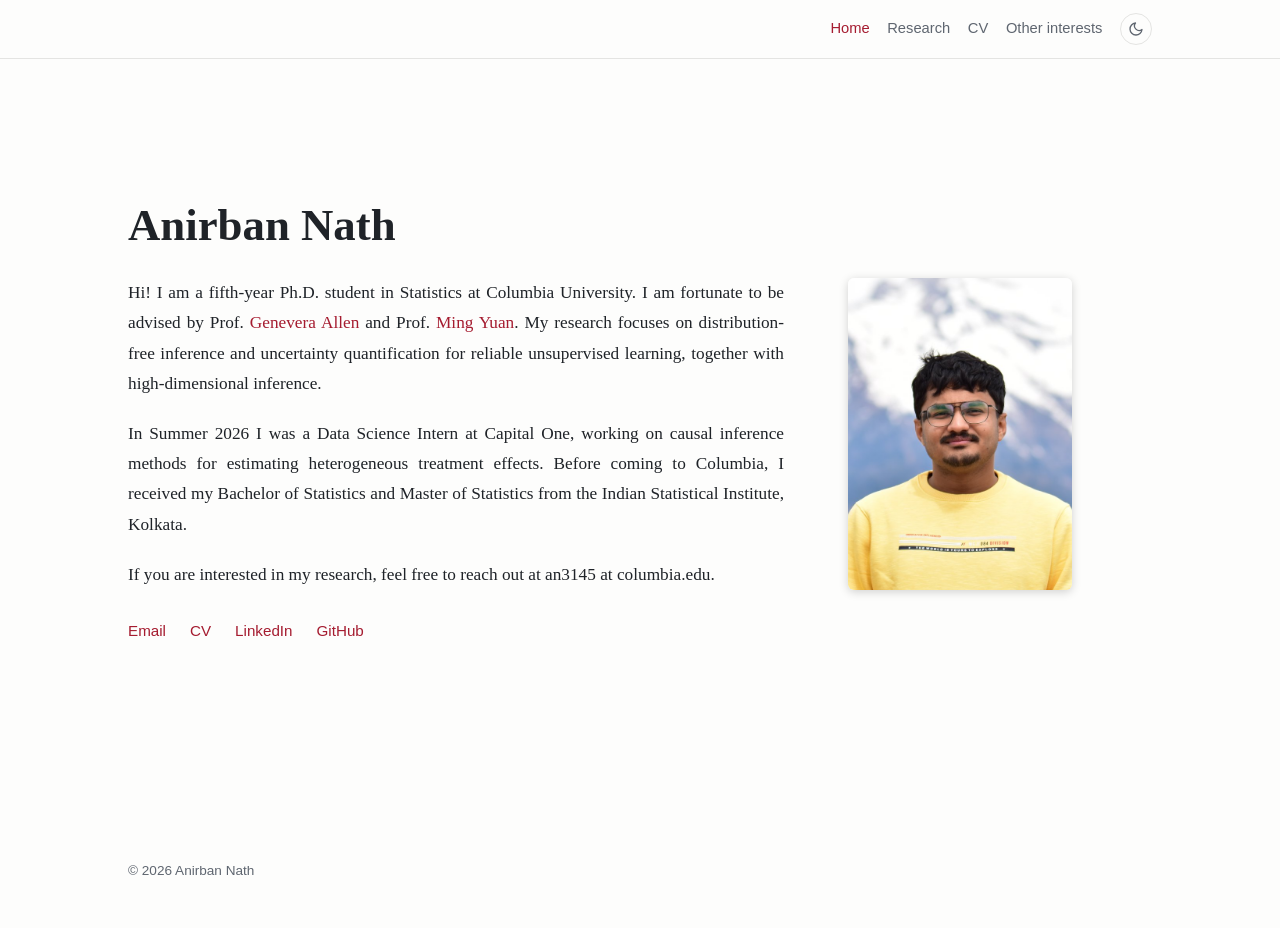
<file: index.html>
<!doctype html>
<html lang="en">
<head>
  <meta charset="utf-8">
  <meta name="viewport" content="width=device-width, initial-scale=1">
  <title>Anirban Nath</title>
  <meta name="description" content="Personal website of Anirban Nath, Ph.D. student in Statistics at Columbia University.">
  <link rel="stylesheet" href="style.css?v=17">
  <script>
    try { var t = localStorage.getItem('theme'); } catch (e) {}
    if (!t) t = matchMedia('(prefers-color-scheme: dark)').matches ? 'dark' : 'light';
    document.documentElement.setAttribute('data-theme', t);
  </script>
</head>
<body class="home">

<header class="site-header">
  <div class="wrap header-inner">
    <nav>
      <a href="index.html" class="current">Home</a>
      <a href="research.html">Research</a>
      <a href="cv.html">CV</a>
      <a href="interests.html">Other interests</a>
      <button type="button" class="theme-toggle" aria-label="Toggle dark mode" title="Toggle dark mode">
        <svg class="icon-moon" viewBox="0 0 24 24" fill="none" stroke="currentColor" stroke-width="2" stroke-linecap="round" stroke-linejoin="round"><path d="M21 12.8A9 9 0 1 1 11.2 3a7 7 0 0 0 9.8 9.8z"/></svg>
        <svg class="icon-sun" viewBox="0 0 24 24" fill="none" stroke="currentColor" stroke-width="2" stroke-linecap="round"><circle cx="12" cy="12" r="4.5"/><path d="M12 2v2M12 20v2M4.9 4.9l1.4 1.4M17.7 17.7l1.4 1.4M2 12h2M20 12h2M4.9 19.1l1.4-1.4M17.7 6.3l1.4-1.4"/></svg>
      </button>
    </nav>
  </div>
</header>

<main class="wrap">

  <!-- ============ ABOUT ============ -->
  <section id="about">
    <h1>Anirban Nath</h1>

    <div class="about">
    <div class="bio">

      <p>Hi! I am a fifth-year Ph.D. student in Statistics at Columbia University. I am fortunate to be advised by
        Prof. <a href="https://genevera-allen.com">Genevera Allen</a> and
        Prof. <a href="https://www.columbia.edu/~my2550/index.html">Ming Yuan</a>.
        My research focuses on distribution-free inference and uncertainty quantification for reliable
        unsupervised learning, together with high-dimensional inference.</p>

      <p>In Summer 2026 I was a Data Science Intern at Capital One, working on causal inference methods for
        estimating heterogeneous treatment effects. Before coming to Columbia, I received my Bachelor of
        Statistics and Master of Statistics from the Indian Statistical Institute, Kolkata.</p>

      <p>If you are interested in my research, feel free to reach out at an3145 at columbia.edu.</p>

    </div>

    <div class="photo">
      <img src="images/profile.jpg?v=2" alt="Photo of Anirban Nath">
    </div>
    </div>

    <p class="links">
        <a href="mailto:an3145@columbia.edu">Email</a>
        <a href="files/cv.pdf">CV</a>
        <a href="https://www.linkedin.com/in/anirban7733">LinkedIn</a>
        <a href="https://github.com/Anirban7733">GitHub</a>
        <!-- EDIT: add when available
        <a href="[Google Scholar URL]">Google Scholar</a> -->
      </p>
  </section>

</main>

<footer class="site-footer">
  <div class="wrap">
    <p>&copy; <span id="year">2026</span> Anirban Nath</p>
  </div>
</footer>

<script>document.getElementById('year').textContent = new Date().getFullYear();</script>
<script src="theme.js?v=1"></script>
</body>
</html>
</file>
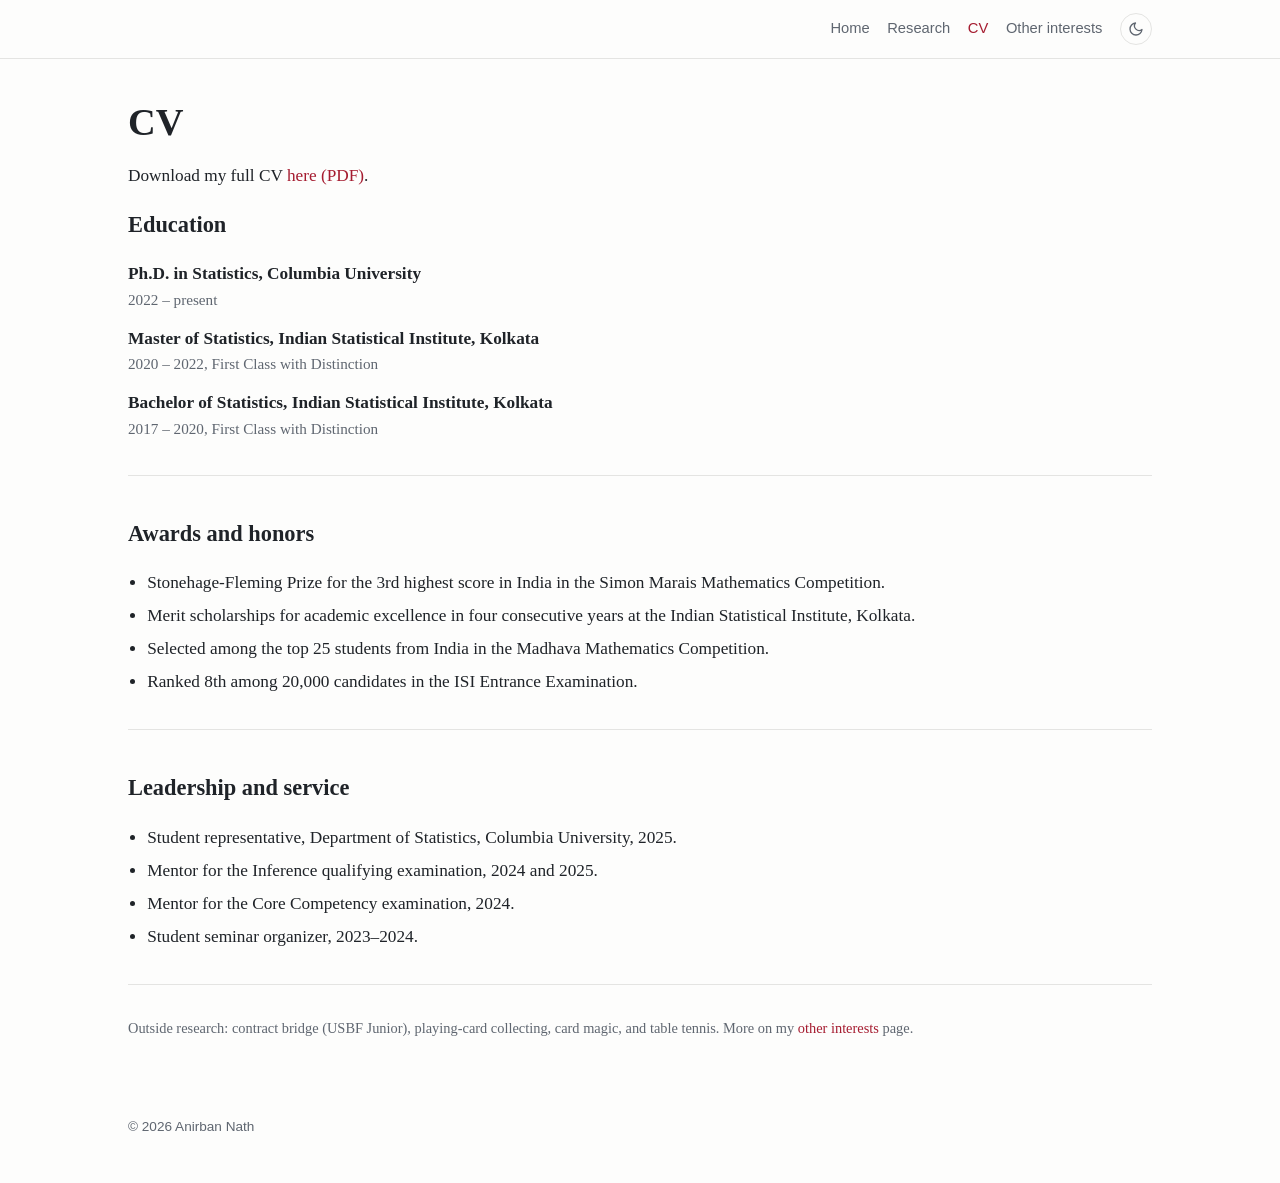
<file: cv.html>
<!doctype html>
<html lang="en">
<head>
  <meta charset="utf-8">
  <meta name="viewport" content="width=device-width, initial-scale=1">
  <title>CV | Anirban Nath</title>
  <meta name="description" content="CV of Anirban Nath: education, awards and honors, leadership and service.">
  <link rel="stylesheet" href="style.css?v=17">
  <script>
    try { var t = localStorage.getItem('theme'); } catch (e) {}
    if (!t) t = matchMedia('(prefers-color-scheme: dark)').matches ? 'dark' : 'light';
    document.documentElement.setAttribute('data-theme', t);
  </script>
</head>
<body>

<header class="site-header">
  <div class="wrap header-inner">
    <nav>
      <a href="index.html">Home</a>
      <a href="research.html">Research</a>
      <a href="cv.html" class="current">CV</a>
      <a href="interests.html">Other interests</a>
      <button type="button" class="theme-toggle" aria-label="Toggle dark mode" title="Toggle dark mode">
        <svg class="icon-moon" viewBox="0 0 24 24" fill="none" stroke="currentColor" stroke-width="2" stroke-linecap="round" stroke-linejoin="round"><path d="M21 12.8A9 9 0 1 1 11.2 3a7 7 0 0 0 9.8 9.8z"/></svg>
        <svg class="icon-sun" viewBox="0 0 24 24" fill="none" stroke="currentColor" stroke-width="2" stroke-linecap="round"><circle cx="12" cy="12" r="4.5"/><path d="M12 2v2M12 20v2M4.9 4.9l1.4 1.4M17.7 17.7l1.4 1.4M2 12h2M20 12h2M4.9 19.1l1.4-1.4M17.7 6.3l1.4-1.4"/></svg>
      </button>
    </nav>
  </div>
</header>

<main class="wrap">

  <!-- ============ EDUCATION ============ -->
  <section id="education">
    <h1>CV</h1>
    <p>Download my full CV <a href="files/cv.pdf">here (PDF)</a>.</p>
    <h2>Education</h2>
    <ul class="teaching">
      <li>
        <span class="course">Ph.D. in Statistics, Columbia University</span>
        <span class="term">2022 &ndash; present</span>
      </li>
      <li>
        <span class="course">Master of Statistics, Indian Statistical Institute, Kolkata</span>
        <span class="term">2020 &ndash; 2022, First Class with Distinction</span>
      </li>
      <li>
        <span class="course">Bachelor of Statistics, Indian Statistical Institute, Kolkata</span>
        <span class="term">2017 &ndash; 2020, First Class with Distinction</span>
      </li>
    </ul>
  </section>

  <!-- ============ AWARDS ============ -->
  <section id="awards">
    <h2>Awards and honors</h2>
    <ul class="plain">
      <li>Stonehage-Fleming Prize for the 3rd highest score in India in the Simon Marais Mathematics Competition.</li>
      <li>Merit scholarships for academic excellence in four consecutive years at the Indian Statistical Institute, Kolkata.</li>
      <li>Selected among the top 25 students from India in the Madhava Mathematics Competition.</li>
      <li>Ranked 8th among 20,000 candidates in the ISI Entrance Examination.</li>
    </ul>
  </section>

  <!-- ============ SERVICE ============ -->
  <section id="service">
    <h2>Leadership and service</h2>
    <ul class="plain">
      <li>Student representative, Department of Statistics, Columbia University, 2025.</li>
      <li>Mentor for the Inference qualifying examination, 2024 and 2025.</li>
      <li>Mentor for the Core Competency examination, 2024.</li>
      <li>Student seminar organizer, 2023&ndash;2024.</li>
    </ul>
    <!-- EDIT: add a Teaching section here if you have TA/teaching roles -->
  </section>

  <!-- ============ OUTSIDE RESEARCH ============ -->
  <section id="outside">
    <p class="note">Outside research: contract bridge (USBF Junior), playing-card collecting, card magic, and table tennis.
      More on my <a href="interests.html">other interests</a> page.</p>
  </section>

</main>

<footer class="site-footer">
  <div class="wrap">
    <p>&copy; <span id="year">2026</span> Anirban Nath</p>
  </div>
</footer>

<script>document.getElementById('year').textContent = new Date().getFullYear();</script>
<script src="theme.js?v=1"></script>
</body>
</html>
</file>
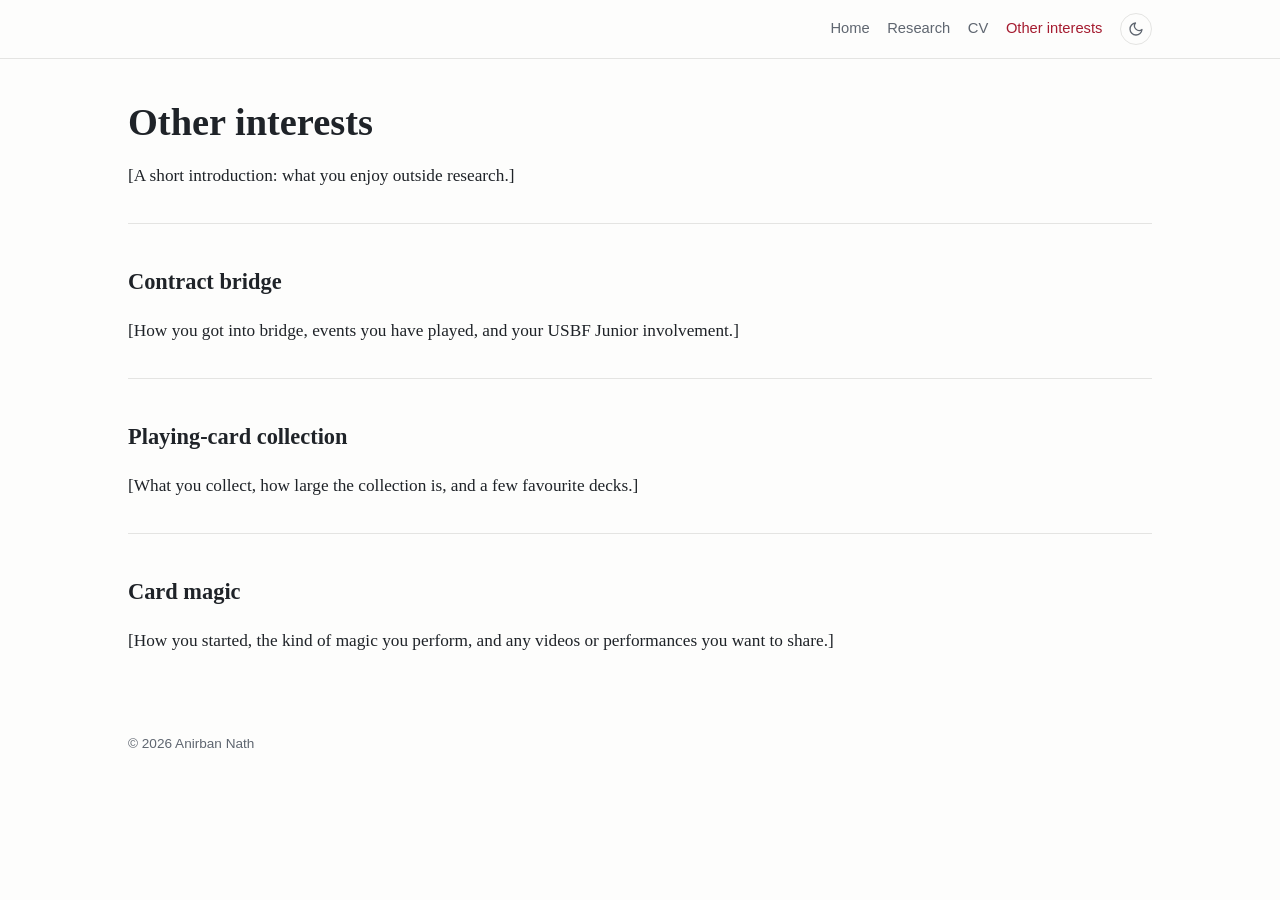
<file: interests.html>
<!doctype html>
<html lang="en">
<head>
  <meta charset="utf-8">
  <meta name="viewport" content="width=device-width, initial-scale=1">
  <title>Other interests | Anirban Nath</title>
  <meta name="description" content="Anirban Nath's interests outside research: contract bridge, playing-card collecting, and card magic.">
  <link rel="stylesheet" href="style.css?v=17">
  <script>
    try { var t = localStorage.getItem('theme'); } catch (e) {}
    if (!t) t = matchMedia('(prefers-color-scheme: dark)').matches ? 'dark' : 'light';
    document.documentElement.setAttribute('data-theme', t);
  </script>
</head>
<body>

<header class="site-header">
  <div class="wrap header-inner">
    <nav>
      <a href="index.html">Home</a>
      <a href="research.html">Research</a>
      <a href="cv.html">CV</a>
      <a href="interests.html" class="current">Other interests</a>
      <button type="button" class="theme-toggle" aria-label="Toggle dark mode" title="Toggle dark mode">
        <svg class="icon-moon" viewBox="0 0 24 24" fill="none" stroke="currentColor" stroke-width="2" stroke-linecap="round" stroke-linejoin="round"><path d="M21 12.8A9 9 0 1 1 11.2 3a7 7 0 0 0 9.8 9.8z"/></svg>
        <svg class="icon-sun" viewBox="0 0 24 24" fill="none" stroke="currentColor" stroke-width="2" stroke-linecap="round"><circle cx="12" cy="12" r="4.5"/><path d="M12 2v2M12 20v2M4.9 4.9l1.4 1.4M17.7 17.7l1.4 1.4M2 12h2M20 12h2M4.9 19.1l1.4-1.4M17.7 6.3l1.4-1.4"/></svg>
      </button>
    </nav>
  </div>
</header>

<main class="wrap">

  <section id="intro">
    <h1>Other interests</h1>
    <!-- EDIT: one or two sentences introducing this page -->
    <p>[A short introduction: what you enjoy outside research.]</p>
  </section>

  <!-- ============ BRIDGE ============ -->
  <section id="bridge">
    <h2>Contract bridge</h2>
    <!-- EDIT: write about bridge here -->
    <p>[How you got into bridge, events you have played, and your USBF Junior involvement.]</p>
    <!-- Optional photos: put files in images/ and uncomment
    <div class="gallery">
      <figure><img src="images/bridge1.jpg" alt="Describe the photo"><figcaption>Caption</figcaption></figure>
    </div> -->
  </section>

  <!-- ============ CARD COLLECTION ============ -->
  <section id="collection">
    <h2>Playing-card collection</h2>
    <!-- EDIT: write about the collection here -->
    <p>[What you collect, how large the collection is, and a few favourite decks.]</p>
    <!-- Optional photos: put files in images/ and uncomment
    <div class="gallery">
      <figure><img src="images/deck1.jpg" alt="Describe the deck"><figcaption>Caption</figcaption></figure>
      <figure><img src="images/deck2.jpg" alt="Describe the deck"><figcaption>Caption</figcaption></figure>
    </div> -->
  </section>

  <!-- ============ CARD MAGIC ============ -->
  <section id="magic">
    <h2>Card magic</h2>
    <!-- EDIT: write about card magic here -->
    <p>[How you started, the kind of magic you perform, and any videos or performances you want to share.]</p>
  </section>

</main>

<footer class="site-footer">
  <div class="wrap">
    <p>&copy; <span id="year">2026</span> Anirban Nath</p>
  </div>
</footer>

<script>document.getElementById('year').textContent = new Date().getFullYear();</script>
<script src="theme.js?v=1"></script>
</body>
</html>
</file>
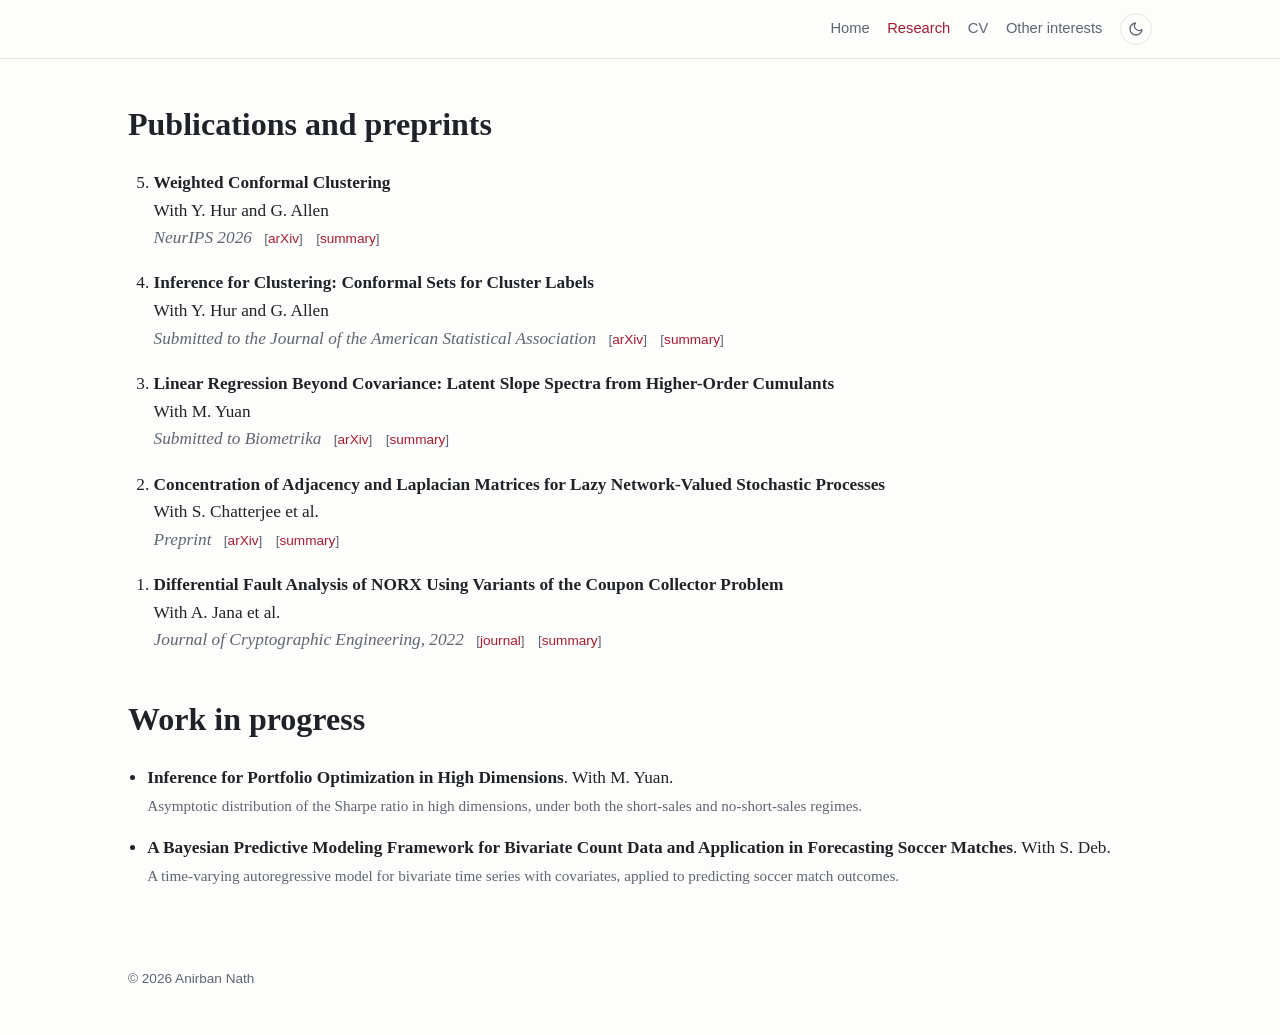
<file: research.html>
<!doctype html>
<html lang="en">
<head>
  <meta charset="utf-8">
  <meta name="viewport" content="width=device-width, initial-scale=1">
  <title>Research | Anirban Nath</title>
  <meta name="description" content="Publications, preprints and work in progress of Anirban Nath.">
  <link rel="stylesheet" href="style.css?v=17">
  <script>
    try { var t = localStorage.getItem('theme'); } catch (e) {}
    if (!t) t = matchMedia('(prefers-color-scheme: dark)').matches ? 'dark' : 'light';
    document.documentElement.setAttribute('data-theme', t);
  </script>
</head>
<body>

<header class="site-header">
  <div class="wrap header-inner">
    <nav>
      <a href="index.html">Home</a>
      <a href="research.html" class="current">Research</a>
      <a href="cv.html">CV</a>
      <a href="interests.html">Other interests</a>
      <button type="button" class="theme-toggle" aria-label="Toggle dark mode" title="Toggle dark mode">
        <svg class="icon-moon" viewBox="0 0 24 24" fill="none" stroke="currentColor" stroke-width="2" stroke-linecap="round" stroke-linejoin="round"><path d="M21 12.8A9 9 0 1 1 11.2 3a7 7 0 0 0 9.8 9.8z"/></svg>
        <svg class="icon-sun" viewBox="0 0 24 24" fill="none" stroke="currentColor" stroke-width="2" stroke-linecap="round"><circle cx="12" cy="12" r="4.5"/><path d="M12 2v2M12 20v2M4.9 4.9l1.4 1.4M17.7 17.7l1.4 1.4M2 12h2M20 12h2M4.9 19.1l1.4-1.4M17.7 6.3l1.4-1.4"/></svg>
      </button>
    </nav>
  </div>
</header>

<main class="wrap">

  <!-- ============ PUBLICATIONS ============ -->
  <section id="publications" class="research">
    <h2>Publications and preprints</h2>

    <!-- One <li> per paper. Copy a block to add more. -->
    <ol class="pubs" reversed>
      <li>
        <span class="pub-title">Weighted Conformal Clustering</span><br>
        <span class="pub-authors">With Y. Hur and G. Allen</span><br>
        <span class="pub-venue">NeurIPS 2026</span>
        <span class="pub-links">
          <a href="https://arxiv.org/abs/2606.00436">arXiv</a>
          <button type="button" class="pub-toggle" aria-expanded="false" aria-controls="sum1">summary</button>
        </span>
        <p class="pub-summary" id="sum1" hidden>Extending our earlier conformal clustering method (below), this paper corrects for the
          mismatch between estimated and true, unseen cluster labels by reweighting the data. It works on top of any
          clustering algorithm and gives smaller, more informative sets of likely clusters, especially for complex,
          high-dimensional data.</p>
      </li>
      <li>
        <span class="pub-title">Inference for Clustering: Conformal Sets for Cluster Labels</span><br>
        <span class="pub-authors">With Y. Hur and G. Allen</span><br>
        <span class="pub-venue">Submitted to the Journal of the American Statistical Association</span>
        <span class="pub-links">
          <a href="https://arxiv.org/abs/2604.03488">arXiv</a>
          <button type="button" class="pub-toggle" aria-expanded="false" aria-controls="sum2">summary</button>
        </span>
        <p class="pub-summary" id="sum2" hidden>When data are divided into clusters, we rarely know how much to trust each assignment.
          This paper gives a method that returns a set of likely clusters for each data point, guaranteed to contain
          the right one with a chosen probability, and applies it to identifying cell types from single-cell gene
          data.</p>
      </li>
      <li>
        <span class="pub-title">Linear Regression Beyond Covariance: Latent Slope Spectra from Higher-Order Cumulants</span><br>
        <span class="pub-authors">With M. Yuan</span><br>
        <span class="pub-venue">Submitted to Biometrika</span>
        <span class="pub-links">
          <a href="https://arxiv.org/abs/2610.17772">arXiv</a>
          <button type="button" class="pub-toggle" aria-expanded="false" aria-controls="sum3">summary</button>
        </span>
        <p class="pub-summary" id="sum3" hidden>Standard regression uses the data only up to its covariance, which can miss distinct hidden
          effects in how the data were generated. This paper shows that higher-order cross-moments, beyond the
          covariance, carry this extra information, and develops methods to detect, and sometimes separate, these
          distinct effects.</p>
      </li>
      <li>
        <span class="pub-title">Concentration of Adjacency and Laplacian Matrices for Lazy Network-Valued Stochastic Processes</span><br>
        <span class="pub-authors">With S. Chatterjee et al.</span><br>
        <span class="pub-venue">Preprint</span>
        <span class="pub-links">
          <a href="https://arxiv.org/abs/2208.01365">arXiv</a>
          <button type="button" class="pub-toggle" aria-expanded="false" aria-controls="sum4">summary</button>
        </span>
        <p class="pub-summary" id="sum4" hidden>Real networks change over time, with individual connections switching on and off at
          their own pace rather than all at once. This paper shows that, even so, the network's overall structure
          over time is reliably close to what we would expect, which justifies standard methods for finding
          communities in the network and for detecting when its structure changes.</p>
      </li>
      <li>
        <span class="pub-title">Differential Fault Analysis of NORX Using Variants of the Coupon Collector Problem</span><br>
        <span class="pub-authors">With A. Jana et al.</span><br>
        <span class="pub-venue">Journal of Cryptographic Engineering, 2022</span>
        <span class="pub-links">
          <a href="https://doi.org/10.1007/s13389-022-00285-y">journal</a>
          <button type="button" class="pub-toggle" aria-expanded="false" aria-controls="sum5">summary</button>
        </span>
        <p class="pub-summary" id="sum5" hidden>NORX is an encryption scheme that was thought to resist attacks based on deliberately
          causing hardware errors. This paper gives the first such attack on it, showing that carefully induced
          errors can reveal the secret key, and uses a new variant of the classic "coupon collector" probability
          problem to count how many errors are needed.</p>
      </li>
    </ol>

    <h2 class="wip-heading">Work in progress</h2>
    <ul class="wip">
      <li>
        <span class="pub-title">Inference for Portfolio Optimization in High Dimensions</span>. With M. Yuan.<br>
        <span class="pub-desc">Asymptotic distribution of the Sharpe ratio in high dimensions, under both the short-sales and no-short-sales regimes.</span>
      </li>
      <li>
        <span class="pub-title">A Bayesian Predictive Modeling Framework for Bivariate Count Data and Application in Forecasting Soccer Matches</span>. With S. Deb.<br>
        <span class="pub-desc">A time-varying autoregressive model for bivariate time series with covariates, applied to predicting soccer match outcomes.</span>
      </li>
    </ul>
  </section>

</main>

<footer class="site-footer">
  <div class="wrap">
    <p>&copy; <span id="year">2026</span> Anirban Nath</p>
  </div>
</footer>

<script>document.getElementById('year').textContent = new Date().getFullYear();</script>
<script>
  document.querySelectorAll('.pub-toggle').forEach(function (btn) {
    btn.addEventListener('click', function () {
      var box = document.getElementById(btn.getAttribute('aria-controls'));
      var open = box.hidden;
      box.hidden = !open;
      btn.setAttribute('aria-expanded', String(open));
    });
  });
</script>
<script src="theme.js?v=1"></script>
</body>
</html>
</file>
<file: style.css>
:root {
  --bg: #fdfdfc;
  --fg: #1f2328;
  --muted: #5f6670;
  --accent: #a51c30;          /* Harvard crimson; change freely */
  --rule: #e4e4e2;
  --card: #f4f4f2;
  --serif: "Iowan Old Style", "Palatino Linotype", Palatino, Georgia, "Times New Roman", serif;
  --sans: -apple-system, BlinkMacSystemFont, "Segoe UI", Roboto, "Helvetica Neue", Arial, sans-serif;
}
@media (prefers-color-scheme: dark) {
  :root:not([data-theme="light"]) {
    --bg: #15171a;
    --fg: #e6e6e3;
    --muted: #9aa0a8;
    --accent: #e0707f;
    --rule: #2c3036;
    --card: #1e2125;
  }
}
:root[data-theme="dark"] {
    --bg: #15171a;
    --fg: #e6e6e3;
    --muted: #9aa0a8;
    --accent: #e0707f;
    --rule: #2c3036;
    --card: #1e2125;
}

* { box-sizing: border-box; }
html { scroll-behavior: smooth; scroll-padding-top: 4.5rem; }
body {
  margin: 0;
  background: var(--bg);
  color: var(--fg);
  font-family: var(--serif);
  font-size: 1.08rem;
  line-height: 1.6;
}
a { color: var(--accent); text-decoration: none; }
a:hover { text-decoration: underline; }

.wrap { max-width: 66rem; margin: 0 auto; padding: 0 1rem; }

/* Header */
.site-header {
  position: sticky; top: 0; z-index: 10;
  background: var(--bg);
  border-bottom: 1px solid var(--rule);
}
.header-inner {
  display: flex; flex-wrap: wrap; align-items: baseline;
  justify-content: flex-end; gap: .25rem 1rem;
  padding-top: .8rem; padding-bottom: .8rem;
}
.brand { font-weight: 600; color: var(--fg); font-size: 1.1rem; }
nav { display: flex; flex-wrap: wrap; gap: 1.1rem; font-family: var(--sans); font-size: .92rem; }
nav a { color: var(--muted); }
nav a:hover { color: var(--accent); text-decoration: none; }

/* Sections */
section { padding: 2.5rem 0 1rem; border-bottom: 1px solid var(--rule); }
section:last-of-type { border-bottom: none; }
h1 { font-size: 2.4rem; font-weight: 600; margin: 0 0 .2rem; line-height: 1.2; }
h2 { font-size: 1.4rem; font-weight: 600; margin: 0 0 1rem; }

/* About */
.about { display: grid; grid-template-columns: 1fr 16rem; gap: 2.5rem; align-items: start; margin-top: 1.2rem; }
.about .bio p:first-child { margin-top: 0; }
.photo img, .photo-placeholder {
  width: 100%; aspect-ratio: 4 / 5; height: auto;
  border-radius: 6px; object-fit: cover; display: block;
  box-shadow: 0 2px 10px rgba(0, 0, 0, .18);
}
.photo-placeholder {
  background: var(--card); color: var(--muted);
  display: flex; align-items: center; justify-content: center;
  font-size: 4rem; font-family: var(--sans); border: 1px solid var(--rule);
}
.role { color: var(--muted); margin-top: 0; font-family: var(--sans); font-size: .95rem; }
.interests { margin-top: -.4rem; }
.links { display: flex; flex-wrap: wrap; gap: .4rem 1.1rem; font-family: var(--sans); font-size: .95rem; }

/* Publications */
.note { color: var(--muted); font-size: .9rem; margin-top: -.5rem; }
.pubs { padding-left: 1.6rem; }
.pubs li { margin-bottom: 1.1rem; }
.pub-title { font-weight: 600; }
.pub-authors { color: var(--fg); }
.pub-venue { color: var(--muted); font-style: italic; }
.pub-links { font-family: var(--sans); font-size: .85rem; margin-left: .5rem; }
.pub-links a { margin-right: .6rem; }
.pub-links a::before { content: "["; color: var(--muted); }
.pub-links a::after  { content: "]"; color: var(--muted); }

/* Teaching */
.teaching { list-style: none; padding: 0; }
.teaching li { margin-bottom: .8rem; display: flex; flex-direction: column; }
.course { font-weight: 600; }
.term { color: var(--muted); font-size: .95rem; }

/* Footer */
.site-footer { color: var(--muted); font-family: var(--sans); font-size: .85rem; padding: 2rem 0; }

/* Mobile */
@media (max-width: 640px) {
  body { font-size: 1rem; }
  .about { grid-template-columns: 1fr; gap: 1.2rem; }
  .photo { order: -1; }
  .photo img, .photo-placeholder { width: 12rem; }
  .photo-placeholder { font-size: 3rem; }
  h1 { font-size: 1.7rem; }
}

/* Added: work in progress, plain lists */
h3 { font-size: 1.1rem; font-weight: 600; margin: 1.6rem 0 .6rem; }
.wip { padding-left: 1.2rem; }
.wip li { margin-bottom: .9rem; }
.pub-desc { color: var(--muted); font-size: .95rem; }
.plain { padding-left: 1.2rem; }
.plain li { margin-bottom: .35rem; }

/* Plain-language paper summaries */
.pub-summary { margin: .35rem 0 0; font-size: .95rem; color: var(--fg); max-width: 46rem; }

/* Summary toggle, styled like the [arXiv] links */
.pub-toggle {
  font: inherit; color: var(--accent); background: none; border: 0; padding: 0;
  cursor: pointer; margin-right: .6rem;
}
.pub-toggle:hover { text-decoration: underline; }
.pub-toggle::before { content: "["; color: var(--muted); }
.pub-toggle::after  { content: "]"; color: var(--muted); }
.pub-toggle[aria-expanded="true"] { font-weight: 600; }

/* Other interests page */
nav a.current { color: var(--accent); }
.gallery { display: grid; grid-template-columns: repeat(auto-fill, minmax(14rem, 1fr)); gap: 1rem; margin: 1rem 0; }
.gallery figure { margin: 0; }
.gallery img { width: 100%; aspect-ratio: 4 / 3; object-fit: cover; border-radius: 6px; display: block; }
.gallery figcaption { color: var(--muted); font-size: .9rem; margin-top: .3rem; }

/* Research page: larger section headings */
.research h2 { font-size: 2rem; margin-bottom: 1.2rem; }
.research h2.wip-heading { margin-top: 2.5rem; }
@media (max-width: 640px) { .research h2 { font-size: 1.6rem; } }

/* Home page: more breathing room, block centred vertically in the window */
.home main {
  min-height: calc(100vh - 9rem);
  display: flex; flex-direction: column; justify-content: center;
}
.home #about { padding: 2rem 0 3rem; }
.home h1 { font-size: 2.8rem; margin-bottom: .4rem; }
.home .about { grid-template-columns: minmax(0, 41rem) minmax(12rem, 1fr); gap: 2.5rem; align-items: stretch; margin-top: 1.6rem; }
.home .bio > :last-child { margin-bottom: 0; }
/* photo spans exactly from the top of the bio to its last line */
.home .photo { position: relative; }
.home .photo img {
  position: absolute; top: 0; left: clamp(0px, calc(100% - 14rem), 1.5rem);
  height: 100%; width: 14rem; max-width: 100%; object-fit: cover; object-position: 50% 30%;
}
.home .bio p { line-height: 1.75; margin: 0 0 1.25rem; }
.home .links { margin-top: 1.8rem; gap: .4rem 1.5rem; }
@media (max-width: 640px) {
  .home main { min-height: 0; display: block; }
  .home h1 { font-size: 2rem; }
  .home .about { grid-template-columns: 1fr; gap: 1.4rem; }
  .home .photo img { position: static; width: 12rem; height: auto; }
}

/* Dark mode toggle */
.theme-toggle {
  background: none; border: 1px solid var(--rule); border-radius: 999px;
  width: 2rem; height: 2rem; padding: 0; cursor: pointer; color: var(--muted);
  display: inline-flex; align-items: center; justify-content: center; align-self: center;
}
.theme-toggle:hover { color: var(--accent); border-color: var(--accent); }
.theme-toggle svg { width: 1rem; height: 1rem; }
.theme-toggle .icon-sun { display: none; }
:root[data-theme="dark"] .theme-toggle .icon-sun { display: block; }
:root[data-theme="dark"] .theme-toggle .icon-moon { display: none; }
.header-inner { align-items: center; }
nav { align-items: center; }

/* Home: justified bio; links row sits below the bio/photo block */
.home .bio p { text-align: justify; }
.home #about > .links { margin-top: 1.8rem; }
</file>
